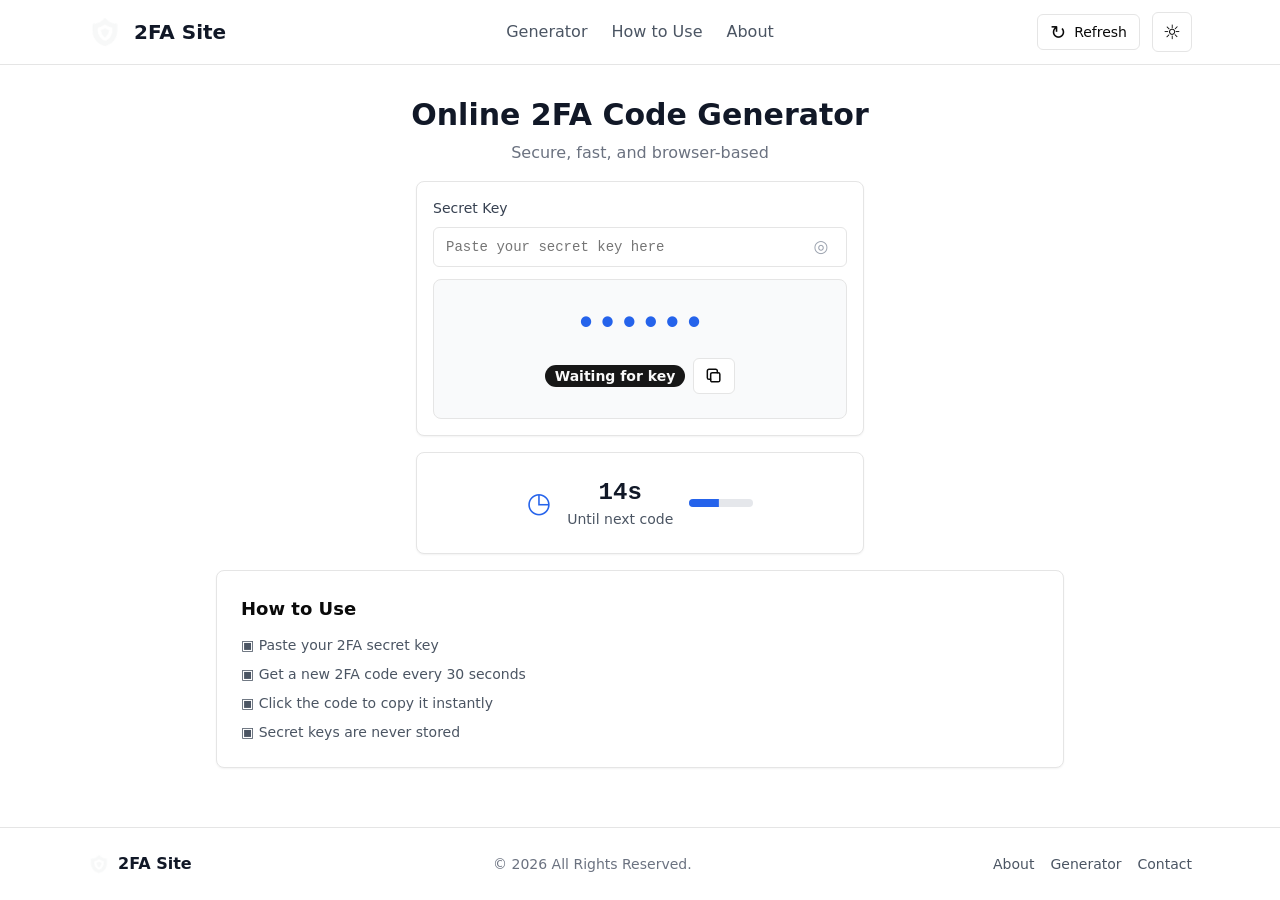
<file: index.html>
<!doctype html>
<html lang="en">
  <head>
    <meta charset="UTF-8" />
    <meta name="viewport" content="width=device-width, initial-scale=1.0" />
    <meta name="description" content="Generate 6-digit 2FA codes online for Gmail, Google, Facebook, Instagram, X (Twitter), TikTok, Discord, GitHub, Microsoft, and more. 100% browser-based and private." />
    <meta name="theme-color" content="#08090A" />
    <title>Free 2FA Code Generator Online | Browser-Based TOTP Generator</title>
    <link rel="stylesheet" href="styles.css" />
  </head>
  <body>
    <div class="page">
      <header class="site-header">
        <div class="header-container">
          <div class="header-row">
            <a class="brand" href="/#generator" aria-label="2FASite home">
             <img src="images/logo.png" alt="2FA Site" class="logo">
              <span>2FA Site</span>
            </a>

            <nav class="desktop-nav" aria-label="Main navigation">
              <a href="/#generator">Generator</a>
              <a href="/#how-to-use">How to Use</a>
              <a href="about">About</a>
            </nav>

            <div class="desktop-actions">
              <button class="outline-button" type="button" data-refresh>
                <span class="button-icon" aria-hidden="true">↻</span>
                <span>Refresh</span>
              </button>
              <button class="square-button theme-button" type="button" data-theme-toggle aria-label="Toggle theme">
                <span aria-hidden="true">☼</span>
              </button>
            </div>

            <div class="mobile-actions">
              <button class="square-button theme-button" type="button" data-theme-toggle aria-label="Toggle theme">
                <span aria-hidden="true">☼</span>
              </button>
              <button class="menu-button" type="button" data-menu-toggle aria-label="Open menu" aria-expanded="false">
                <span aria-hidden="true">☰</span>
              </button>
            </div>
          </div>
          <nav class="mobile-nav" data-mobile-nav aria-label="Mobile navigation">
            <a href="/#generator">Generator</a>
            <a href="/#how-to-use">How to Use</a>
            <a href="about">About</a>
            <button type="button" data-refresh>Refresh codes</button>
          </nav>
        </div>
      </header>

      <main class="main-content">
        <div class="main-container">
          <section class="intro" id="generator">
            <h1>Online 2FA Code Generator</h1>
            <p class="intro-muted">Secure, fast, and browser-based</p>
          </section>

          <section class="account-list" data-account-list aria-label="2FA generator">
            <div class="account-block" data-account-card>
              <article class="generator-card">
                <div class="generator-card-content">
                  <label class="field secret-field">
                    <span>Secret Key</span>
                    <span class="secret-wrap">
                      <input type="password" data-secret-key placeholder="Paste your secret key here" autocomplete="off" autocapitalize="off" spellcheck="false" />
                      <button class="reveal-button" type="button" data-reveal-secret aria-label="Show secret key">◎</button>
                    </span>
                  </label>

                  <div class="code-box">
                    <button class="code-value" type="button" data-copy-code aria-label="Copy code">
                      <span data-code-value>••••••</span>
                    </button>
                    <div class="code-actions">
                      <span class="status-badge" data-status>Waiting For Key</span>
                      <button class="copy-button" type="button" data-copy-code aria-label="Copy code">
                        <svg viewBox="0 0 24 24" aria-hidden="true">
                          <rect x="8" y="8" width="11" height="11" rx="2"></rect>
                          <path d="M16 8V6a2 2 0 0 0-2-2H6a2 2 0 0 0-2 2v8a2 2 0 0 0 2 2h2"></path>
                        </svg>
                      </button>
                    </div>
                    <p class="field-error" data-error></p>
                  </div>
                </div>
              </article>

              <article class="timer-card">
                <div class="timer-content">
                  <span class="timer-icon" aria-hidden="true">◷</span>
                  <div class="timer-copy">
                    <strong><span data-timer>30</span>s</strong>
                    <span>Until next code</span>
                  </div>
                  <div class="progress-track" aria-hidden="true"><span data-progress></span></div>
                </div>
              </article>
            </div>
          </section>

          <section class="info-card how-to-card" id="how-to-use">
            <div class="info-card-content">
              <h2>How to Use</h2>
              <div class="instruction-list">
                <p>▣ Paste your 2FA secret key</p>
                <p>▣ Get a new 2FA code every 30 seconds</p>
                <p>▣ Click the code to copy it instantly</p>
                <p>▣ Secret keys are never stored</p>
              </div>
            </div>
          </section>
        </div>
      </main>

      <footer class="site-footer" id="about">
        <div class="footer-container">
          <div class="footer-row">
            <a class="footer-brand" href="/#generator">
              <img src="images/logo.png" alt="2FA Site" class="footer-logo">
              <span>2FA Site</span>
            </a>
            <p>© 2026 All Rights Reserved.</p>
            <nav aria-label="Footer navigation">
              <a href="about">About</a>
              <a href="/#generator">Generator</a>
              <a href="mailto:hello@2fasite.com">Contact</a>
            </nav>
          </div>
        </div>
      </footer>
    </div>

    <div class="toast" data-toast role="status" aria-live="polite"></div>

    <script src="script.js"></script>
  </body>
</html>
</file>
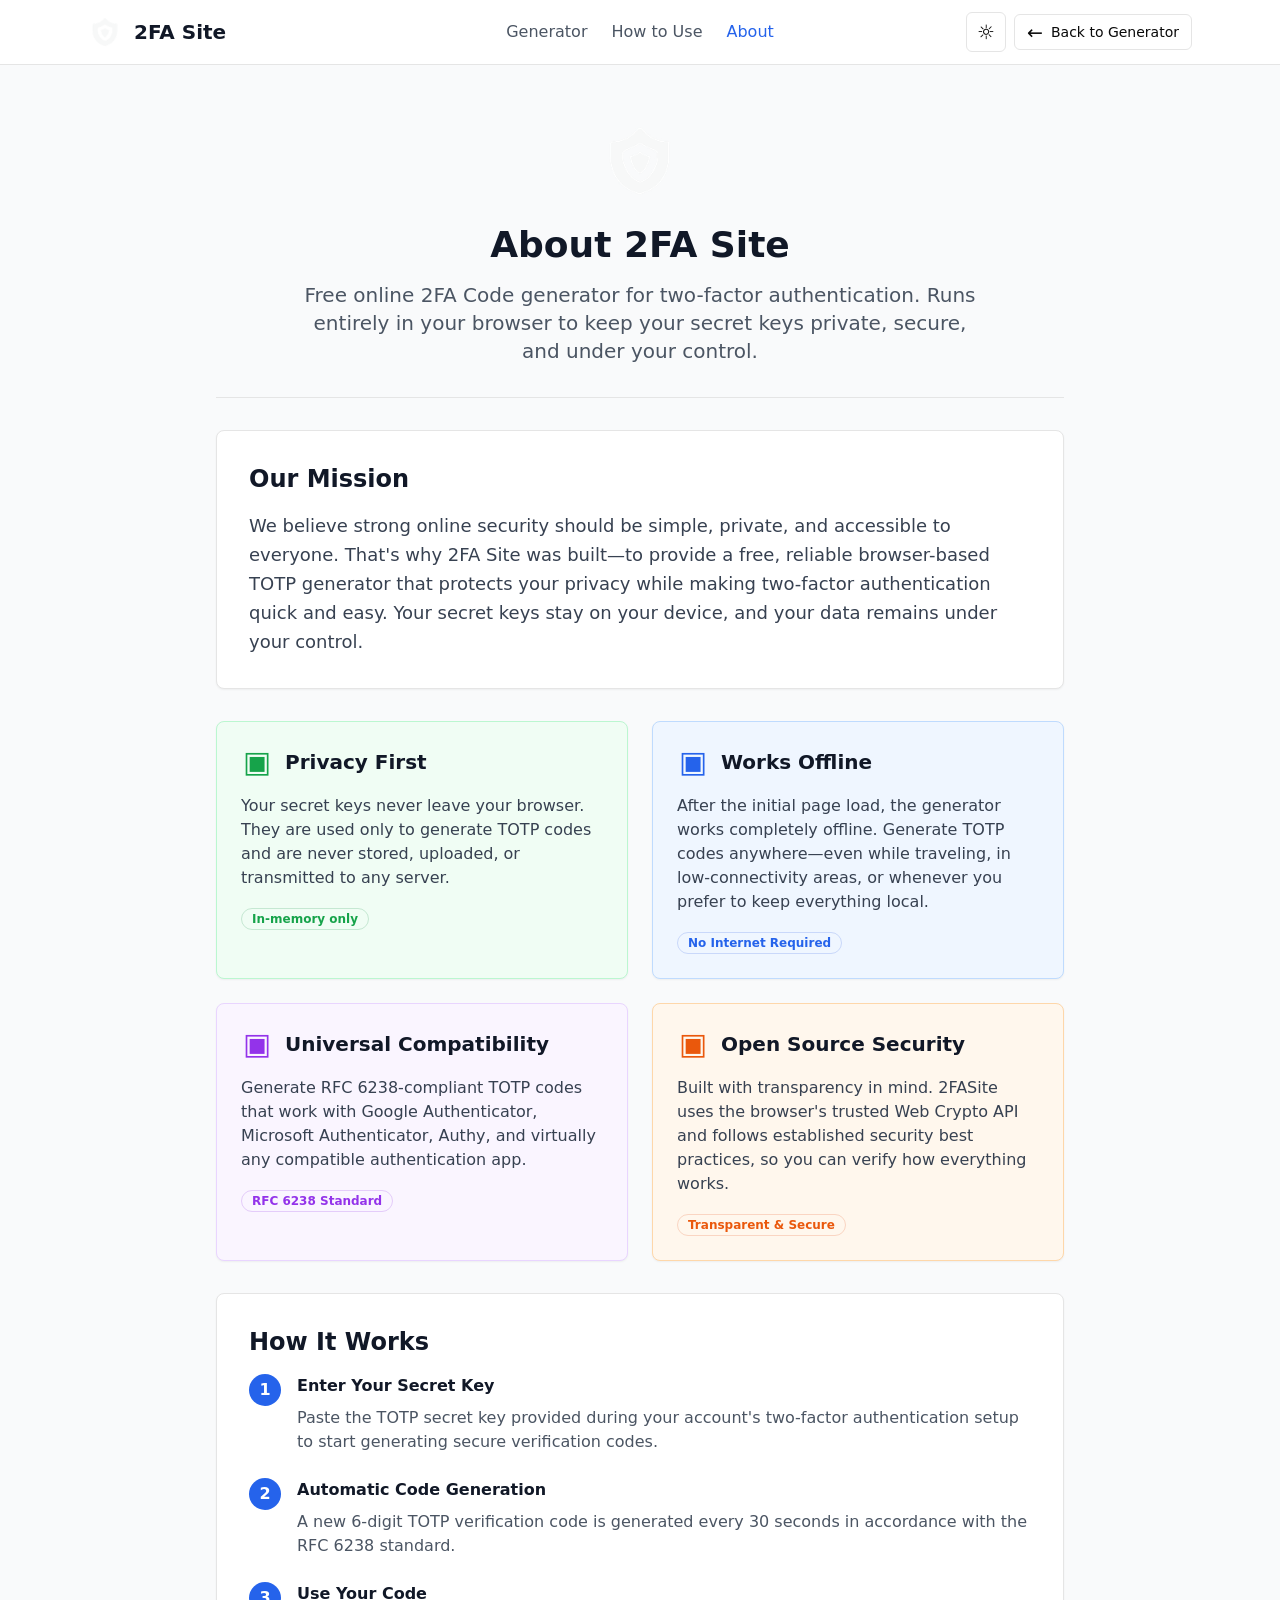
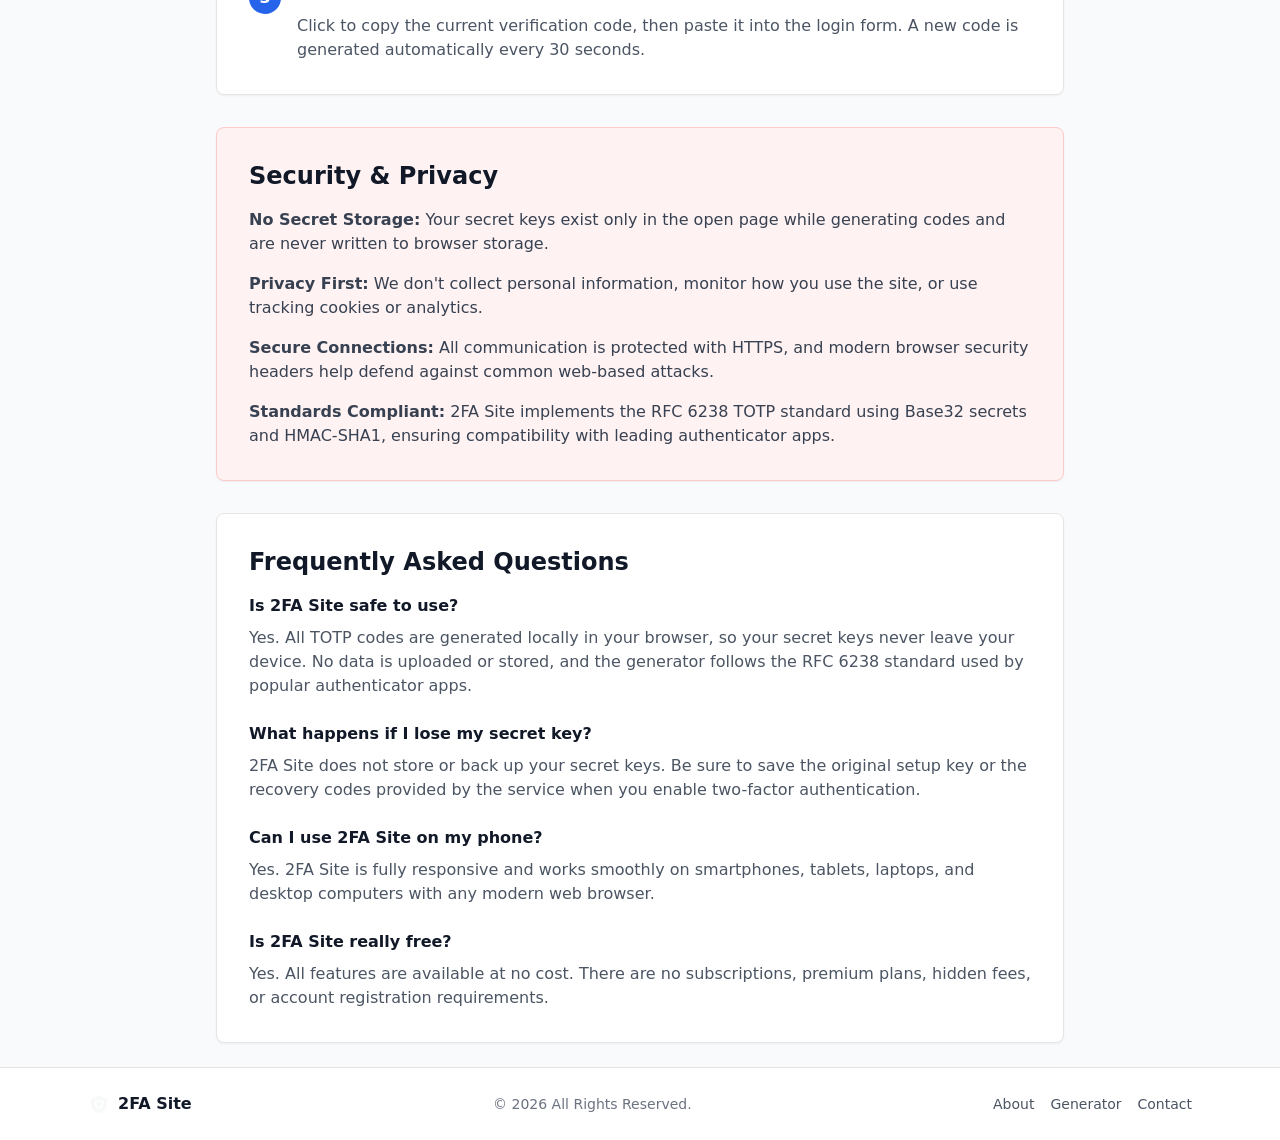
<file: about.html>
<!doctype html>
<html lang="en">
  <head>
    <meta charset="UTF-8" />
    <meta name="viewport" content="width=device-width, initial-scale=1.0" />
    <meta name="description" content="Learn about 2FA Site, a free and privacy-focused two-factor authentication code generator." />
    <meta name="theme-color" content="#ffffff" />
    <title>About - 2FA Site</title>
    <link rel="stylesheet" href="styles.css" />
  </head>
  <body>
    <div class="page about-page">
      <header class="site-header">
        <div class="header-container">
          <div class="header-row">
            <a class="brand" href="/">
              <img src="images/logo.png" alt="2FA Site" class="logo">
              <span>2FA Site</span>
            </a>

            <nav class="desktop-nav" aria-label="Main navigation">
              <a href="/#generator">Generator</a>
              <a href="/#how-to-use">How to Use</a>
              <span class="active-link">About</span>
            </nav>

            <div class="about-header-actions">
              <button class="square-button theme-button" type="button" data-theme-toggle aria-label="Toggle theme">
                <span aria-hidden="true">☼</span>
              </button>
              <a class="outline-button back-button" href="/">
                <span class="button-icon" aria-hidden="true">←</span>
                <span>Back to Generator</span>
              </a>
            </div>
          </div>
        </div>
      </header>

      <main class="about-main">
        <div class="about-container">
          <section class="about-hero">
           <img src="images/logo.png" alt="2FA Site" class="about-logo">
            <h1>About 2FA Site</h1>
            <p>Free online 2FA Code generator for two-factor authentication. Runs entirely in your browser to keep your secret keys private, secure, and under your control.</p>
            <div class="about-divider"></div>
          </section>

          <section class="about-section-card mission-card">
            <div class="about-card-padding large">
              <h2>Our Mission</h2>
              <p>We believe strong online security should be simple, private, and accessible to everyone. That's why 2FA Site was built—to provide a free, reliable browser-based TOTP generator that protects your privacy while making two-factor authentication quick and easy. Your secret keys stay on your device, and your data remains under your control.</p>
            </div>
          </section>

          <section class="feature-grid" aria-label="Key features">
            <article class="feature-card green">
              <div class="about-card-padding">
                <div class="feature-heading">
                  <span class="feature-icon" aria-hidden="true">▣</span>
                  <h3>Privacy First</h3>
                </div>
                <p>Your secret keys never leave your browser. They are used only to generate TOTP codes and are never stored, uploaded, or transmitted to any server.</p>
                <span class="feature-badge">In-memory only</span>
              </div>
            </article>

            <article class="feature-card blue">
              <div class="about-card-padding">
                <div class="feature-heading">
                  <span class="feature-icon" aria-hidden="true">▣</span>
                  <h3>Works Offline</h3>
                </div>
                <p>After the initial page load, the generator works completely offline. Generate TOTP codes anywhere—even while traveling, in low-connectivity areas, or whenever you prefer to keep everything local.</p>
                <span class="feature-badge">No Internet Required</span>
              </div>
            </article>

            <article class="feature-card purple">
              <div class="about-card-padding">
                <div class="feature-heading">
                  <span class="feature-icon phone-icon" aria-hidden="true">▣</span>
                  <h3>Universal Compatibility</h3>
                </div>
                <p>Generate RFC 6238-compliant TOTP codes that work with Google Authenticator, Microsoft Authenticator, Authy, and virtually any compatible authentication app.</p>
                <span class="feature-badge">RFC 6238 Standard</span>
              </div>
            </article>

            <article class="feature-card orange">
              <div class="about-card-padding">
                <div class="feature-heading">
                  <span class="feature-icon mini-shield" aria-hidden="true">▣</span>
                  <h3>Open Source Security</h3>
                </div>
                <p>Built with transparency in mind. 2FASite uses the browser's trusted Web Crypto API and follows established security best practices, so you can verify how everything works.</p>
                <span class="feature-badge">Transparent &amp; Secure</span>
              </div>
            </article>
          </section>

          <section class="about-section-card">
            <div class="about-card-padding large">
              <h2>How It Works</h2>
              <div class="numbered-list">
                <article>
                  <span class="number">1</span>
                  <div>
                    <h4>Enter Your Secret Key</h4>
                    <p>Paste the TOTP secret key provided during your account's two-factor authentication setup to start generating secure verification codes.</p>
                  </div>
                </article>
                <article>
                  <span class="number">2</span>
                  <div>
                    <h4>Automatic Code Generation</h4>
                    <p>A new 6-digit TOTP verification code is generated every 30 seconds in accordance with the RFC 6238 standard.</p>
                  </div>
                </article>
                <article>
                  <span class="number">3</span>
                  <div>
                    <h4>Use Your Code</h4>
                    <p>Click to copy the current verification code, then paste it into the login form. A new code is generated automatically every 30 seconds.</p>
                  </div>
                </article>
              </div>
            </div>
          </section>

          <section class="about-section-card security-card">
            <div class="about-card-padding large">
              <h2>Security &amp; Privacy</h2>
              <div class="security-list">
                <p><strong>No Secret Storage:</strong> Your secret keys exist only in the open page while generating codes and are never written to browser storage.</p>
                <p><strong>Privacy First:</strong> We don't collect personal information, monitor how you use the site, or use tracking cookies or analytics.</p>
                <p><strong>Secure Connections:</strong> All communication is protected with HTTPS, and modern browser security headers help defend against common web-based attacks.</p>
                <p><strong>Standards Compliant:</strong> 2FA Site implements the RFC 6238 TOTP standard using Base32 secrets and HMAC-SHA1, ensuring compatibility with leading authenticator apps.</p>
              </div>
            </div>
          </section>

          <section class="about-section-card">
            <div class="about-card-padding large">
              <h2>Frequently Asked Questions</h2>
              <div class="faq-list">
                <article>
                  <h4>Is 2FA Site safe to use?</h4>
                  <p>Yes. All TOTP codes are generated locally in your browser, so your secret keys never leave your device. No data is uploaded or stored, and the generator follows the RFC 6238 standard used by popular authenticator apps.</p>
                </article>
                <article>
                  <h4>What happens if I lose my secret key?</h4>
                  <p>2FA Site does not store or back up your secret keys. Be sure to save the original setup key or the recovery codes provided by the service when you enable two-factor authentication.</p>
                </article>
                <article>
                  <h4>Can I use 2FA Site on my phone?</h4>
                  <p>Yes. 2FA Site is fully responsive and works smoothly on smartphones, tablets, laptops, and desktop computers with any modern web browser.</p>
                </article>
                <article>
                  <h4>Is 2FA Site really free?</h4>
                  <p>Yes. All features are available at no cost. There are no subscriptions, premium plans, hidden fees, or account registration requirements.</p>
                </article>
              </div>
            </div>
          </section>
        </div>
      </main>

      <footer class="site-footer">
        <div class="footer-container">
          <div class="footer-row">
            <a class="footer-brand" href="/">
              <img src="images/logo.png" alt="2FA Site" class="footer-logo">
              <span>2FA Site</span>
            </a>
            <p>© 2026 All Rights Reserved.</p>
            <nav aria-label="Footer navigation">
              <a href="about">About</a>
              <a href="/#generator">Generator</a>
              <a href="mailto:hello@2fa.online">Contact</a>
            </nav>
          </div>
        </div>
      </footer>
    </div>

    <script src="about.js"></script>
  </body>
</html>
</file>
<file: styles.css>
:root {
  color-scheme: light;
  --background: #ffffff;
  --foreground: #0a0a0a;
  --card: #ffffff;
  --muted: #4b5563;
  --muted-light: #6b7280;
  --border: #e5e5e5;
  --soft: #f9fafb;
  --blue: #1d4ed8;
  --blue-hover: #2563eb;
  --red: #dc2626;
}

[data-theme="dark"] {
  color-scheme: dark;
  --background: #08090A;
  --foreground: #F7F8F8;
  --card: #111113;
  --muted: #B6BCC8;
  --muted-light: #8B93A1;
  --border: #27272A;
  --soft: #17181C;
  --blue: #1d4ed8;
  --blue-hover: #2563eb;
}

* {
  box-sizing: border-box;
  border-color: var(--border);
}

html {
  scroll-behavior: smooth;
}

body {
  margin: 0;
  background: var(--background);
  color: var(--foreground);
  font-family: Inter, ui-sans-serif, system-ui, -apple-system, BlinkMacSystemFont, "Segoe UI", sans-serif;
  font-size: 16px;
  line-height: 1.5;
}

button,
input {
  font: inherit;
}

button,
a {
  -webkit-tap-highlight-color: transparent;
}

button {
  color: inherit;
}

a {
  color: inherit;
  text-decoration: none;
}

.page {
  min-height: 100vh;
  display: flex;
  flex-direction: column;
  background: var(--background);
}

.site-header {
  position: sticky;
  top: 0;
  z-index: 50;
  height: 65px;
  background: var(--card);
  border-bottom: 1px solid var(--border);
}

.header-container,
.footer-container {
  width: 100%;
  max-width: 1152px;
  margin-inline: auto;
  padding-inline: 24px;
}

.header-row {
  height: 64px;
  display: grid;
  grid-template-columns: 1fr auto 1fr;
  align-items: center;
}

.desktop-nav {
  grid-column: 2;
}

.desktop-actions,
.about-header-actions {
  grid-column: 3;
  justify-self: end;
}

.brand,
.footer-brand {
  display: flex;
  align-items: center;
  gap: 12px;
  color: #111827;
  font-size: 20px;
  font-weight: 700;
  white-space: nowrap;
}

[data-theme="dark"] .brand,
[data-theme="dark"] .footer-brand {
  color: #f9fafb;
}

.logo {
  width: 34px;
  height: 34px;
  object-fit: contain;
  flex-shrink: 0;
}

.footer-logo {
  width: 22px;
  height: 22px;
  object-fit: contain;
}

.desktop-nav {
  display: flex;
  align-items: center;
  gap: 24px;
  color: #4b5563;
}

.desktop-nav a,
.site-footer nav a {
  transition: color 150ms ease;
}

.desktop-nav a:hover,
.site-footer nav a:hover {
  color: var(--blue);
}

.desktop-actions {
  display: flex;
  align-items: center;
  gap: 12px;
}

.outline-button,
.square-button,
.menu-button {
  display: inline-flex;
  align-items: center;
  justify-content: center;
  border: 1px solid var(--border);
  border-radius: 6px;
  background: var(--card);
  cursor: pointer;
  transition: background-color 150ms ease, color 150ms ease;
}

.outline-button {
  height: 36px;
  padding-inline: 12px;
  gap: 8px;
  font-size: 14px;
  font-weight: 500;
}

.button-icon {
  font-size: 19px;
  line-height: 1;
}

.outline-button:hover,
.square-button:hover {
  background: #f5f5f5;
}

[data-theme="dark"] .outline-button:hover,
[data-theme="dark"] .square-button:hover {
  background: #1f2937;
}

.square-button {
  width: 40px;
  height: 40px;
  font-size: 20px;
}

.mobile-actions,
.mobile-nav {
  display: none;
}

.main-content {
  flex: 1;
}

.main-container {
  width: 100%;
  max-width: 896px;
  margin-inline: auto;
  padding: 16px 24px;
}

.intro {
  padding-top: 16px;
  text-align: center;
  scroll-margin-top: 96px;
}

.intro h1 {
  margin: 0;
  color: #111827;
  font-size: 30px;
  font-weight: 700;
  line-height: 36px;
}

[data-theme="dark"] .intro h1 {
  color: #f9fafb;
}

.intro-lead {
  margin: 8px 0 0;
  color: #4b5563;
  font-size: 18px;
  line-height: 28px;
}

.intro-muted {
  margin: 8px 0 0;
  color: #6b7280;
}

[data-theme="dark"] .intro-lead {
  color: #d1d5db;
}

[data-theme="dark"] .intro-muted {
  color: #9ca3af;
}

.divider {
  width: 100%;
  height: 1px;
  margin-top: 24px;
  background: var(--border);
}

.account-list {
  display: grid;
  gap: 16px;
  margin-top: 16px;
}

.account-block {
  display: grid;
  gap: 16px;
}

.generator-card,
.timer-card,
.info-card {
  background: var(--card);
  border: 1px solid var(--border);
  border-radius: 8px;
  box-shadow: 0 1px 2px rgba(0, 0, 0, 0.05);
}

.generator-card,
.timer-card {
  width: 100%;
  max-width: 448px;
  margin-inline: auto;
}

.generator-card {
  transition: box-shadow 150ms ease;
}

.generator-card:hover {
  box-shadow: 0 4px 6px -1px rgba(0, 0, 0, 0.1), 0 2px 4px -2px rgba(0, 0, 0, 0.1);
}

.generator-card-content {
  padding: 16px;
}

.field {
  display: block;
  color: #374151;
  font-size: 14px;
  font-weight: 500;
}

[data-theme="dark"] .field {
  color: #d1d5db;
}

.field + .field {
  margin-top: 12px;
}

.field > span:first-child {
  display: block;
  margin-bottom: 8px;
}

.field input {
  display: flex;
  width: 100%;
  height: 40px;
  padding: 8px 12px;
  border: 1px solid var(--border);
  border-radius: 6px;
  outline: none;
  background: var(--background);
  color: var(--foreground);
  font-size: 14px;
  line-height: 20px;
}

.field input:focus {
  border-color: #a3a3a3;
  box-shadow: 0 0 0 2px var(--background), 0 0 0 4px #a3a3a3;
}

.secret-wrap {
  position: relative;
  display: block;
}

.secret-wrap input {
  padding-right: 40px;
  font-family: ui-monospace, SFMono-Regular, Menlo, Monaco, Consolas, "Liberation Mono", monospace;
}

.reveal-button {
  position: absolute;
  top: 50%;
  right: 8px;
  width: 36px;
  height: 36px;
  border: 0;
  border-radius: 6px;
  transform: translateY(-50%);
  background: transparent;
  color: #9ca3af;
  cursor: pointer;
  font-size: 17px;
}

.reveal-button:hover {
  color: #4b5563;
  background: #f5f5f5;
}

.code-box {
  margin-top: 12px;
  padding: 24px;
  border: 1px solid var(--border);
  border-radius: 8px;
  background: var(--soft);
  text-align: center;
}

.code-value {
  display: block;
  width: 100%;
  margin-bottom: 12px;
  border: 0;
  background: transparent;
  color: #2563eb;
  cursor: pointer;
  font-family: ui-monospace, SFMono-Regular, Menlo, Monaco, Consolas, "Liberation Mono", monospace;
  font-size: 36px;
  font-weight: 700;
  line-height: 40px;
  transition: color 150ms ease;
}

[data-theme="dark"] .code-value {
  color: #60a5fa;
}

.code-value:hover {
  color: #1d4ed8;
}

.code-actions {
  display: flex;
  align-items: center;
  justify-content: center;
  gap: 8px;
}

.status-badge {
  display: inline-flex;
  align-items: center;
  height: 22px;
  padding: 0 10px;
  border-radius: 9999px;
  background: #171717;
  color: #fafafa;
  font-size: 14px;
  font-weight: 600;
}

[data-theme="dark"] .status-badge {
  background: #fafafa;
  color: #171717;
}

.copy-button {
  width: 42px;
  height: 36px;
  border: 1px solid var(--border);
  border-radius: 6px;
  background: var(--background);
  color: var(--foreground);
  cursor: pointer;
  font-size: 21px;
  line-height: 1;
}

.copy-button svg {
  width: 20px;
  height: 20px;
  display: block;
  margin: auto;
  fill: none;
  stroke: currentColor;
  stroke-width: 1.8;
  stroke-linecap: round;
  stroke-linejoin: round;
}

.field-error {
  margin: 8px 0 0;
  color: var(--red);
  font-size: 12px;
}

.field-error:empty {
  display: none;
}

.timer-card-content {
  padding: 24px;
}

.timer-content {
  min-height: 58px;
  padding: 24px;
  display: flex;
  align-items: center;
  justify-content: center;
  gap: 16px;
}

.timer-icon {
  color: #2563eb;
  font-size: 28px;
  line-height: 1;
}

.timer-copy {
  display: grid;
  text-align: center;
}

.timer-copy strong {
  color: #111827;
  font-family: ui-monospace, SFMono-Regular, Menlo, Monaco, Consolas, "Liberation Mono", monospace;
  font-size: 24px;
  line-height: 32px;
}

.timer-copy > span {
  color: var(--muted);
  font-size: 14px;
  line-height: 20px;
}

[data-theme="dark"] .timer-copy strong {
  color: #f9fafb;
}

.progress-track {
  width: 64px;
  height: 8px;
  overflow: hidden;
  border-radius: 9999px;
  background: #e5e7eb;
}

[data-theme="dark"] .progress-track {
  background: #1f2937;
}

.progress-track span {
  display: block;
  width: 100%;
  height: 100%;
  background: #2563eb;
  transform-origin: left;
  transition: transform 1s linear;
}

.info-card {
  margin-top: 16px;
  scroll-margin-top: 96px;
}

.info-card-content {
  padding: 24px;
}

.info-card h2 {
  margin: 0 0 12px;
  font-size: 18px;
  font-weight: 600;
  line-height: 28px;
}

.instruction-list {
  color: var(--muted);
  font-size: 14px;
}

.instruction-list p {
  margin: 0;
}

.instruction-list p + p {
  margin-top: 8px;
}

.site-footer {
  margin-top: auto;
  background: var(--card);
  border-top: 1px solid var(--border);
}

.footer-container {
  padding-block: 24px;
}

.footer-row {
  display: flex;
  align-items: center;
  justify-content: space-between;
  gap: 16px;
}

.footer-brand {
  gap: 8px;
  font-size: 16px;
  font-weight: 600;
}

.footer-row > p {
  order: 2;
  margin: 0;
  color: #6b7280;
  font-size: 14px;
}

.site-footer nav {
  order: 3;
  display: flex;
  flex-wrap: wrap;
  justify-content: center;
  column-gap: 16px;
  row-gap: 8px;
  color: #4b5563;
  font-size: 14px;
}

.toast {
  position: fixed;
  right: 24px;
  bottom: 24px;
  z-index: 70;
  padding: 10px 14px;
  border-radius: 6px;
  background: #171717;
  color: #fafafa;
  font-size: 14px;
  opacity: 0;
  transform: translateY(10px);
  pointer-events: none;
  transition: 150ms ease;
}

.toast.show {
  opacity: 1;
  transform: translateY(0);
}

.active-link {
  color: #2563eb;
  font-weight: 500;
}

.about-header-actions {
  display: flex;
  align-items: center;
  gap: 8px;
}

.back-button {
  background: transparent;
}

.about-page {
  background: #f9fafb;
}

[data-theme="dark"] .about-page {
  background: #111827;
}

.about-main {
  flex: 1;
}

.about-container {
  width: 100%;
  max-width: 896px;
  margin-inline: auto;
  padding: 24px;
}

.about-container > * + * {
  margin-top: 32px;
}

.about-hero {
  padding-top: 32px;
  text-align: center;
}

.about-logo {
  display: block;
  width: 80px;
  height: 80px;
  object-fit: contain;
  margin: 0 auto 24px;
}

.about-hero h1 {
  margin: 0;
  color: #111827;
  font-size: 36px;
  font-weight: 700;
  line-height: 40px;
}

.about-hero > p {
  max-width: 672px;
  margin: 16px auto 0;
  color: #4b5563;
  font-size: 20px;
  line-height: 28px;
}

[data-theme="dark"] .about-hero h1 {
  color: #f9fafb;
}

[data-theme="dark"] .about-hero > p {
  color: #d1d5db;
}

.about-divider {
  width: 100%;
  height: 1px;
  margin-top: 32px;
  background: var(--border);
}

.about-section-card,
.feature-card {
  border: 1px solid var(--border);
  border-radius: 8px;
  box-shadow: 0 1px 2px rgba(0, 0, 0, 0.05);
}

.about-section-card {
  background: var(--card);
}

.about-card-padding {
  padding: 24px;
}

.about-card-padding.large {
  padding: 32px;
}

.about-section-card h2 {
  margin: 0 0 16px;
  color: #111827;
  font-size: 24px;
  font-weight: 700;
  line-height: 32px;
}

[data-theme="dark"] .about-section-card h2 {
  color: #f3f4f6;
}

.mission-card p {
  margin: 0;
  color: #374151;
  font-size: 18px;
  line-height: 29px;
}

[data-theme="dark"] .mission-card p {
  color: #d1d5db;
}

.feature-grid {
  display: grid;
  grid-template-columns: repeat(2, minmax(0, 1fr));
  gap: 24px;
}

.feature-card.green {
  border-color: #bbf7d0;
  background: #f0fdf4;
  --feature-color: #16a34a;
}

.feature-card.blue {
  border-color: #bfdbfe;
  background: #eff6ff;
  --feature-color: #2563eb;
}

.feature-card.purple {
  border-color: #e9d5ff;
  background: #faf5ff;
  --feature-color: #9333ea;
}

.feature-card.orange {
  border-color: #fed7aa;
  background: #fff7ed;
  --feature-color: #ea580c;
}

[data-theme="dark"] .feature-card.green {
  border-color: #14532d;
  background: rgba(5, 46, 22, 0.5);
}

[data-theme="dark"] .feature-card.blue {
  border-color: #1e3a8a;
  background: rgba(23, 37, 84, 0.5);
}

[data-theme="dark"] .feature-card.purple {
  border-color: #581c87;
  background: rgba(59, 7, 100, 0.5);
}

[data-theme="dark"] .feature-card.orange {
  border-color: #7c2d12;
  background: rgba(67, 20, 7, 0.5);
}

.feature-heading {
  display: flex;
  align-items: center;
  gap: 12px;
  margin-bottom: 16px;
}

.feature-heading h3 {
  margin: 0;
  color: #111827;
  font-size: 20px;
  font-weight: 700;
  line-height: 28px;
}

[data-theme="dark"] .feature-heading h3 {
  color: #f3f4f6;
}

.feature-icon {
  width: 32px;
  height: 32px;
  display: inline-grid;
  place-items: center;
  color: var(--feature-color);
  font-size: 30px;
  font-weight: 500;
  line-height: 1;
}

.feature-card p {
  margin: 0 0 16px;
  color: #374151;
}

[data-theme="dark"] .feature-card p {
  color: #d1d5db;
}

.feature-badge {
  display: inline-flex;
  align-items: center;
  height: 22px;
  padding: 0 10px;
  border: 1px solid color-mix(in srgb, var(--feature-color) 25%, white);
  border-radius: 9999px;
  color: var(--feature-color);
  font-size: 12px;
  font-weight: 600;
}

.numbered-list,
.faq-list {
  display: grid;
  gap: 24px;
}

.numbered-list > article {
  display: flex;
  gap: 16px;
}

.number {
  width: 32px;
  height: 32px;
  flex: 0 0 auto;
  display: grid;
  place-items: center;
  border-radius: 50%;
  background: #2563eb;
  color: #ffffff;
  font-weight: 700;
}

.numbered-list h4,
.faq-list h4 {
  margin: 0 0 8px;
  color: #111827;
  font-size: 16px;
  font-weight: 600;
}

.numbered-list p,
.faq-list p {
  margin: 0;
  color: #4b5563;
}

[data-theme="dark"] .numbered-list h4,
[data-theme="dark"] .faq-list h4 {
  color: #f3f4f6;
}

[data-theme="dark"] .numbered-list p,
[data-theme="dark"] .faq-list p {
  color: #9ca3af;
}

.security-card {
  border-color: #fecaca;
  background: #fef2f2;
}

[data-theme="dark"] .security-card {
  border-color: #7f1d1d;
  background: rgba(69, 10, 10, 0.5);
}

.security-list {
  display: grid;
  gap: 16px;
  color: #374151;
}

.security-list p {
  margin: 0;
}

[data-theme="dark"] .security-list {
  color: #d1d5db;
}

@media (max-width: 767px) {
  .desktop-nav,
  .desktop-actions {
    display: none;
  }

  .mobile-actions {
    display: flex;
    grid-column: 3;
    justify-self: end;
    align-items: center;
    gap: 8px;
  }

  .menu-button {
    width: 40px;
    height: 40px;
    border: 0;
    background: transparent;
    font-size: 17px;
  }

  .mobile-nav {
    position: absolute;
    top: 64px;
    right: 16px;
    width: 200px;
    padding: 8px;
    border: 1px solid var(--border);
    border-radius: 8px;
    background: var(--card);
    box-shadow: 0 10px 25px rgba(0, 0, 0, 0.12);
  }

  .mobile-nav.open {
    display: grid;
  }

  .mobile-nav a,
  .mobile-nav button {
    padding: 9px 10px;
    border: 0;
    border-radius: 5px;
    background: transparent;
    color: var(--muted);
    cursor: pointer;
    font-size: 14px;
    text-align: left;
  }

  .mobile-nav a:hover,
  .mobile-nav button:hover {
    background: var(--soft);
  }

  .intro h1 {
    max-width: 330px;
    margin-inline: auto;
  }

  .footer-row {
    flex-direction: column;
  }

  .footer-row > p {
    order: 3;
  }

  .site-footer nav {
    order: 2;
  }

  .about-page .desktop-nav {
    display: none;
  }

  .about-container {
    padding: 24px;
  }

  .feature-grid {
    grid-template-columns: 1fr;
  }
}

@media (max-width: 420px) {
  .header-container {
    padding-inline: 24px;
  }

  .brand {
    font-size: 20px;
  }

  .main-container {
    padding-inline: 24px;
  }

  .intro h1 {
    font-size: 30px;
    line-height: 36px;
  }

  .code-box {
    padding-inline: 16px;
  }

  .about-page .brand {
    font-size: 17px;
    gap: 8px;
  }

  .about-page .brand .logo-mark {
    width: 27px;
    height: 27px;
  }

  .back-button {
    width: 40px;
    padding: 0;
  }

  .back-button span:last-child {
    display: none;
  }

  .about-hero h1 {
    font-size: 34px;
  }

  .about-card-padding.large {
    padding: 24px;
  }
}

@media (prefers-reduced-motion: reduce) {
  *,
  *::before,
  *::after {
    scroll-behavior: auto !important;
    transition: none !important;
  }
}
</file>
